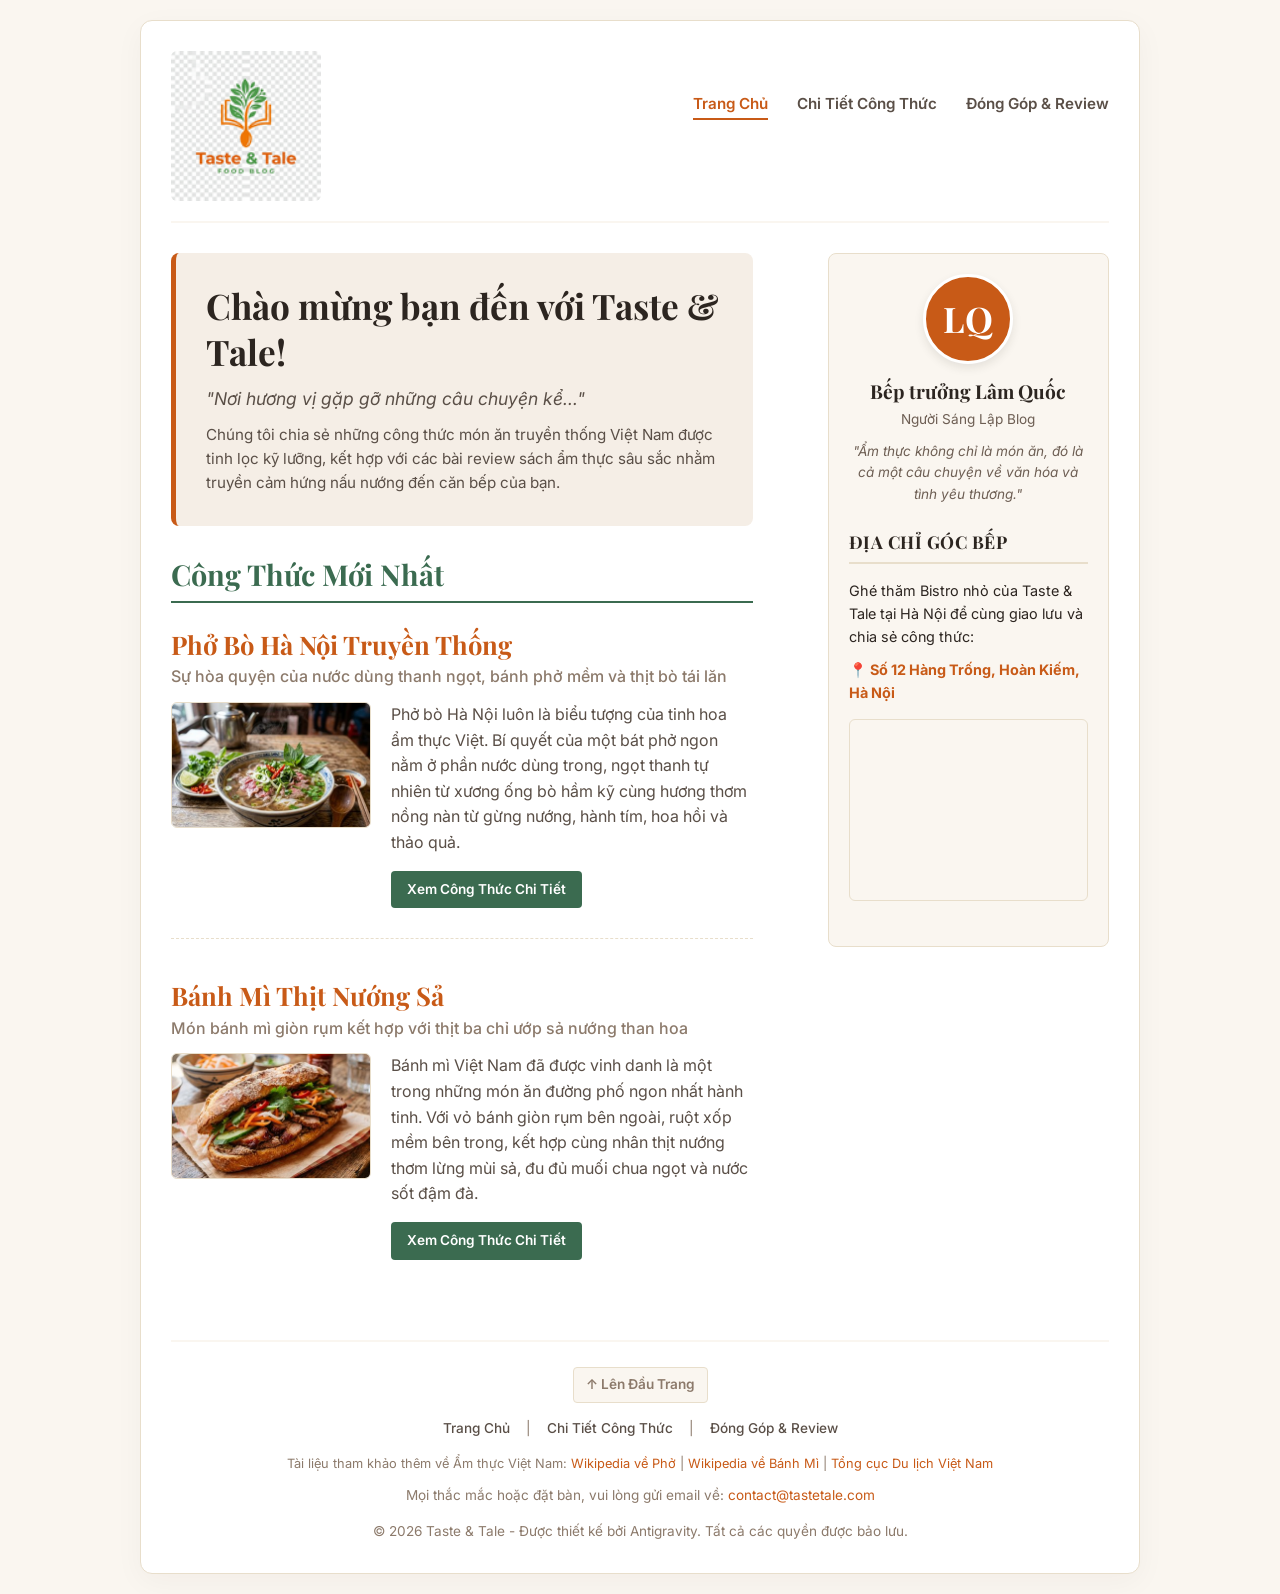
<file: index.html>
<!DOCTYPE html>
<html lang="vi">
<head>
    <meta charset="UTF-8">
    <meta name="viewport" content="width=device-width, initial-scale=1.0">
    <title>Taste & Tale - Góc Ẩm Thực và Đánh Giá Sách</title>
    <meta name="description" content="Khám phá các công thức nấu ăn đặc sắc và những đánh giá sách ẩm thực thú vị tại Taste & Tale - góc nhỏ dành cho những người yêu bếp.">
    <link rel="stylesheet" href="style.css">
    
    <!-- HTML5 shiv/shim để hỗ trợ các thẻ HTML5 cho trình duyệt Internet Explorer cũ (trước IE9) -->
    <!--[if lt IE 9]>
        <script src="https://cdnjs.cloudflare.com/ajax/libs/html5shiv/3.7.3/html5shiv.min.js"></script>
    <![endif]-->
</head>
<body id="top">

    <div class="container">
        
        <!-- HEADER LAYOUT -->
        <header class="clearfix">
            <div class="logo-container">
                <a href="index.html">
                    <img src="assets/logo.png" alt="Taste & Tale Logo">
                </a>
            </div>
            
            <!-- NAV LAYOUT -->
            <nav>
                <ul class="clearfix">
                    <li><a href="index.html" class="active">Trang Chủ</a></li>
                    <li><a href="recipe.html">Chi Tiết Công Thức</a></li>
                    <li><a href="submit.html">Đóng Góp & Review</a></li>
                </ul>
            </nav>
        </header>

        <!-- TWO-COLUMN BODY CONTENT -->
        <div class="main-wrapper clearfix">
            
            <!-- MAIN CONTENT AREA -->
            <main>
                
                <section class="welcome-hero">
                    <h1>Chào mừng bạn đến với Taste & Tale!</h1>
                    <p>"Nơi hương vị gặp gỡ những câu chuyện kể..."</p>
                    <p style="margin-top: 10px; font-size: 0.95rem; color: #5a4f47; font-style: normal;">
                        Chúng tôi chia sẻ những công thức món ăn truyền thống Việt Nam được tinh lọc kỹ lưỡng, kết hợp với các bài review sách ẩm thực sâu sắc nhằm truyền cảm hứng nấu nướng đến căn bếp của bạn.
                    </p>
                </section>

                <section class="latest-recipes">
                    <h2 style="font-size: 1.8rem; margin-bottom: 25px; border-bottom: 2px solid #3b6b50; padding-bottom: 8px; color: #3b6b50;">
                        Công Thức Mới Nhất
                    </h2>

                    <!-- RECIPE 1 -->
                    <article class="recipe-summary-card clearfix">
                        <!-- hgroup gom nhóm tiêu đề chính và phụ -->
                        <hgroup>
                            <h2><a href="recipe.html">Phở Bò Hà Nội Truyền Thống</a></h2>
                            <h3>Sự hòa quyện của nước dùng thanh ngọt, bánh phở mềm và thịt bò tái lăn</h3>
                        </hgroup>
                        
                        <div class="recipe-card-thumb">
                            <a href="recipe.html">
                                <img src="assets/recipe1.jpg" alt="Bát Phở Bò nóng hổi đậm đà">
                            </a>
                        </div>
                        
                        <div class="recipe-card-excerpt">
                            <p>
                                Phở bò Hà Nội luôn là biểu tượng của tinh hoa ẩm thực Việt. Bí quyết của một bát phở ngon nằm ở phần nước dùng trong, ngọt thanh tự nhiên từ xương ống bò hầm kỹ cùng hương thơm nồng nàn từ gừng nướng, hành tím, hoa hồi và thảo quả.
                            </p>
                            <a href="recipe.html" class="btn-readmore">Xem Công Thức Chi Tiết</a>
                        </div>
                    </article>

                    <!-- RECIPE 2 -->
                    <article class="recipe-summary-card clearfix">
                        <!-- hgroup gom nhóm tiêu đề chính và phụ -->
                        <hgroup>
                            <h2><a href="recipe.html">Bánh Mì Thịt Nướng Sả</a></h2>
                            <h3>Món bánh mì giòn rụm kết hợp với thịt ba chỉ ướp sả nướng than hoa</h3>
                        </hgroup>
                        
                        <div class="recipe-card-thumb">
                            <a href="recipe.html">
                                <img src="assets/recipe2.jpg" alt="Ổ bánh mì kẹp thịt nướng sả thơm lừng">
                            </a>
                        </div>
                        
                        <div class="recipe-card-excerpt">
                            <p>
                                Bánh mì Việt Nam đã được vinh danh là một trong những món ăn đường phố ngon nhất hành tinh. Với vỏ bánh giòn rụm bên ngoài, ruột xốp mềm bên trong, kết hợp cùng nhân thịt nướng thơm lừng mùi sả, đu đủ muối chua ngọt và nước sốt đậm đà.
                            </p>
                            <a href="recipe.html" class="btn-readmore">Xem Công Thức Chi Tiết</a>
                        </div>
                    </article>

                </section>
                
            </main>

            <!-- SIDEBAR LAYOUT -->
            <aside>
                <div class="author-profile">
                    <div class="author-avatar">LQ</div>
                    <h4>Bếp trưởng Lâm Quốc</h4>
                    <p>Người Sáng Lập Blog</p>
                    <p style="margin-top: 10px; font-style: italic; color: #6d5e53;">
                        "Ẩm thực không chỉ là món ăn, đó là cả một câu chuyện về văn hóa và tình yêu thương."
                    </p>
                </div>

                <div class="sidebar-section">
                    <h4>Địa Chỉ Góc Bếp</h4>
                    <p style="font-size: 0.9rem; margin-bottom: 10px;">
                        Ghé thăm Bistro nhỏ của Taste & Tale tại Hà Nội để cùng giao lưu và chia sẻ công thức:
                    </p>
                    <p style="font-size: 0.9rem; font-weight: bold; margin-bottom: 15px; color: #c85a17;">
                        📍 Số 12 Hàng Trống, Hoàn Kiếm, Hà Nội
                    </p>
                    
                    <!-- Bản đồ nhúng Google Maps bằng iframe -->
                    <div class="map-wrapper">
                        <iframe 
                            src="https://www.google.com/maps/embed?pb=!1m18!1m12!1m3!1d3723.863855881424!2d105.8449684153856!3d21.036127792835946!2m3!1f0!2f0!3f0!3m2!1i1024!2i768!4f13.1!3m3!1m2!1s0x3135abb158a61a5b%3A0xbc4e52541334d193!2zSOG7kyBIb8OgbiBLaeG6v20!5e0!3m2!1svi!2svn!4v1658000000000!5m2!1svi!2svn" 
                            allowfullscreen="" 
                            loading="lazy" 
                            referrerpolicy="no-referrer-when-downgrade">
                        </iframe>
                    </div>
                </div>
            </aside>
            
        </div>

        <!-- FOOTER LAYOUT -->
        <footer class="clearfix">
            <!-- Back to top feature -->
            <div class="back-to-top-wrapper">
                <a href="#top" class="back-to-top">↑ Lên Đầu Trang</a>
            </div>

            <!-- Footer navigation -->
            <div class="footer-nav">
                <a href="index.html">Trang Chủ</a> | 
                <a href="recipe.html">Chi Tiết Công Thức</a> | 
                <a href="submit.html">Đóng Góp & Review</a>
            </div>

            <!-- Absolute links (at least 3 external links opening in new tab) -->
            <p style="font-size: 0.8rem; margin-bottom: 10px;">
                Tài liệu tham khảo thêm về Ẩm thực Việt Nam: 
                <a href="https://vi.wikipedia.org/wiki/Ph%E1%BB%9F" target="_blank" rel="noopener noreferrer">Wikipedia về Phở</a> | 
                <a href="https://vi.wikipedia.org/wiki/B%C3%A1nh_m%C3%AC_Vi%E1%BB%87t_Nam" target="_blank" rel="noopener noreferrer">Wikipedia về Bánh Mì</a> | 
                <a href="https://www.vietnamtourism.gov.vn" target="_blank" rel="noopener noreferrer">Tổng cục Du lịch Việt Nam</a>
            </p>

            <!-- mailto: link -->
            <p style="font-size: 0.85rem; margin-bottom: 15px;">
                Mọi thắc mắc hoặc đặt bàn, vui lòng gửi email về: 
                <a href="mailto:contact@tastetale.com?subject=Lien%20he%20Taste%20Tale">contact@tastetale.com</a>
            </p>

            <p>&copy; 2026 Taste & Tale - Được thiết kế bởi Antigravity. Tất cả các quyền được bảo lưu.</p>
        </footer>

    </div>

</body>
</html>
</file>
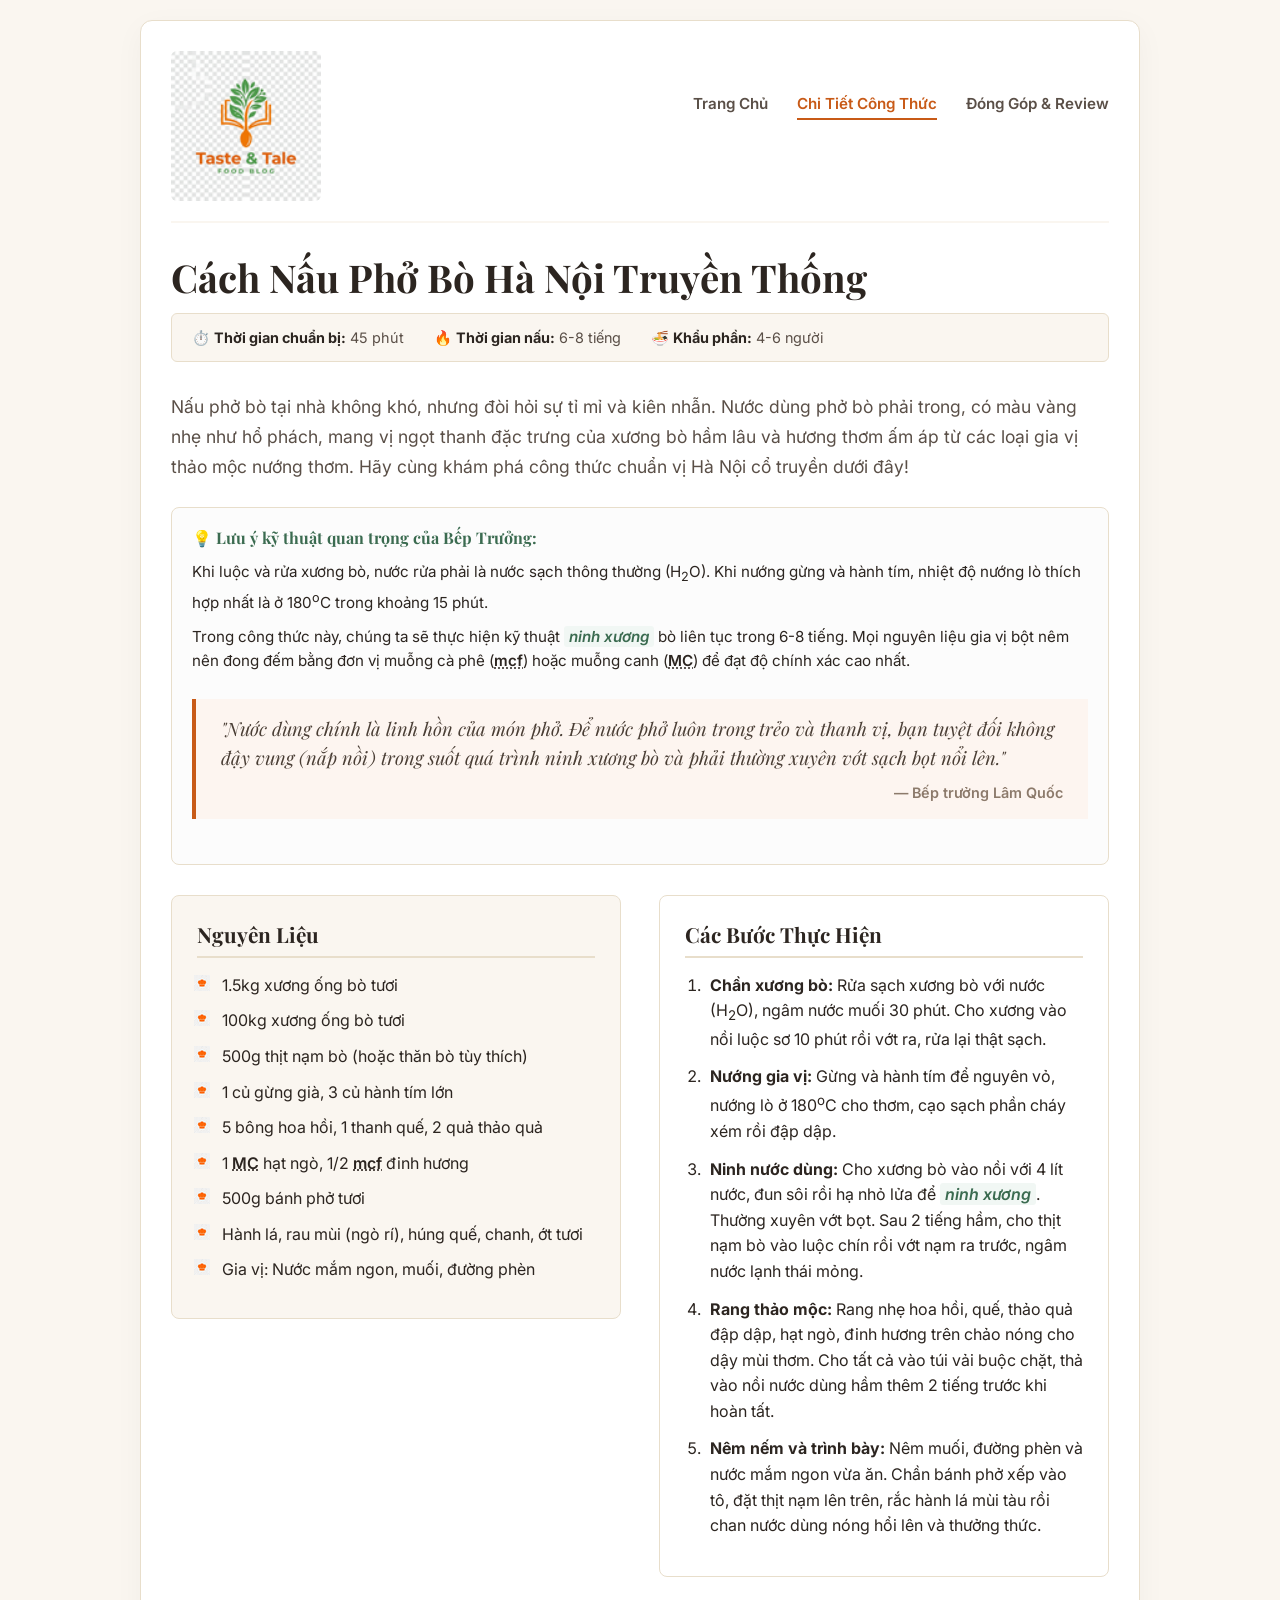
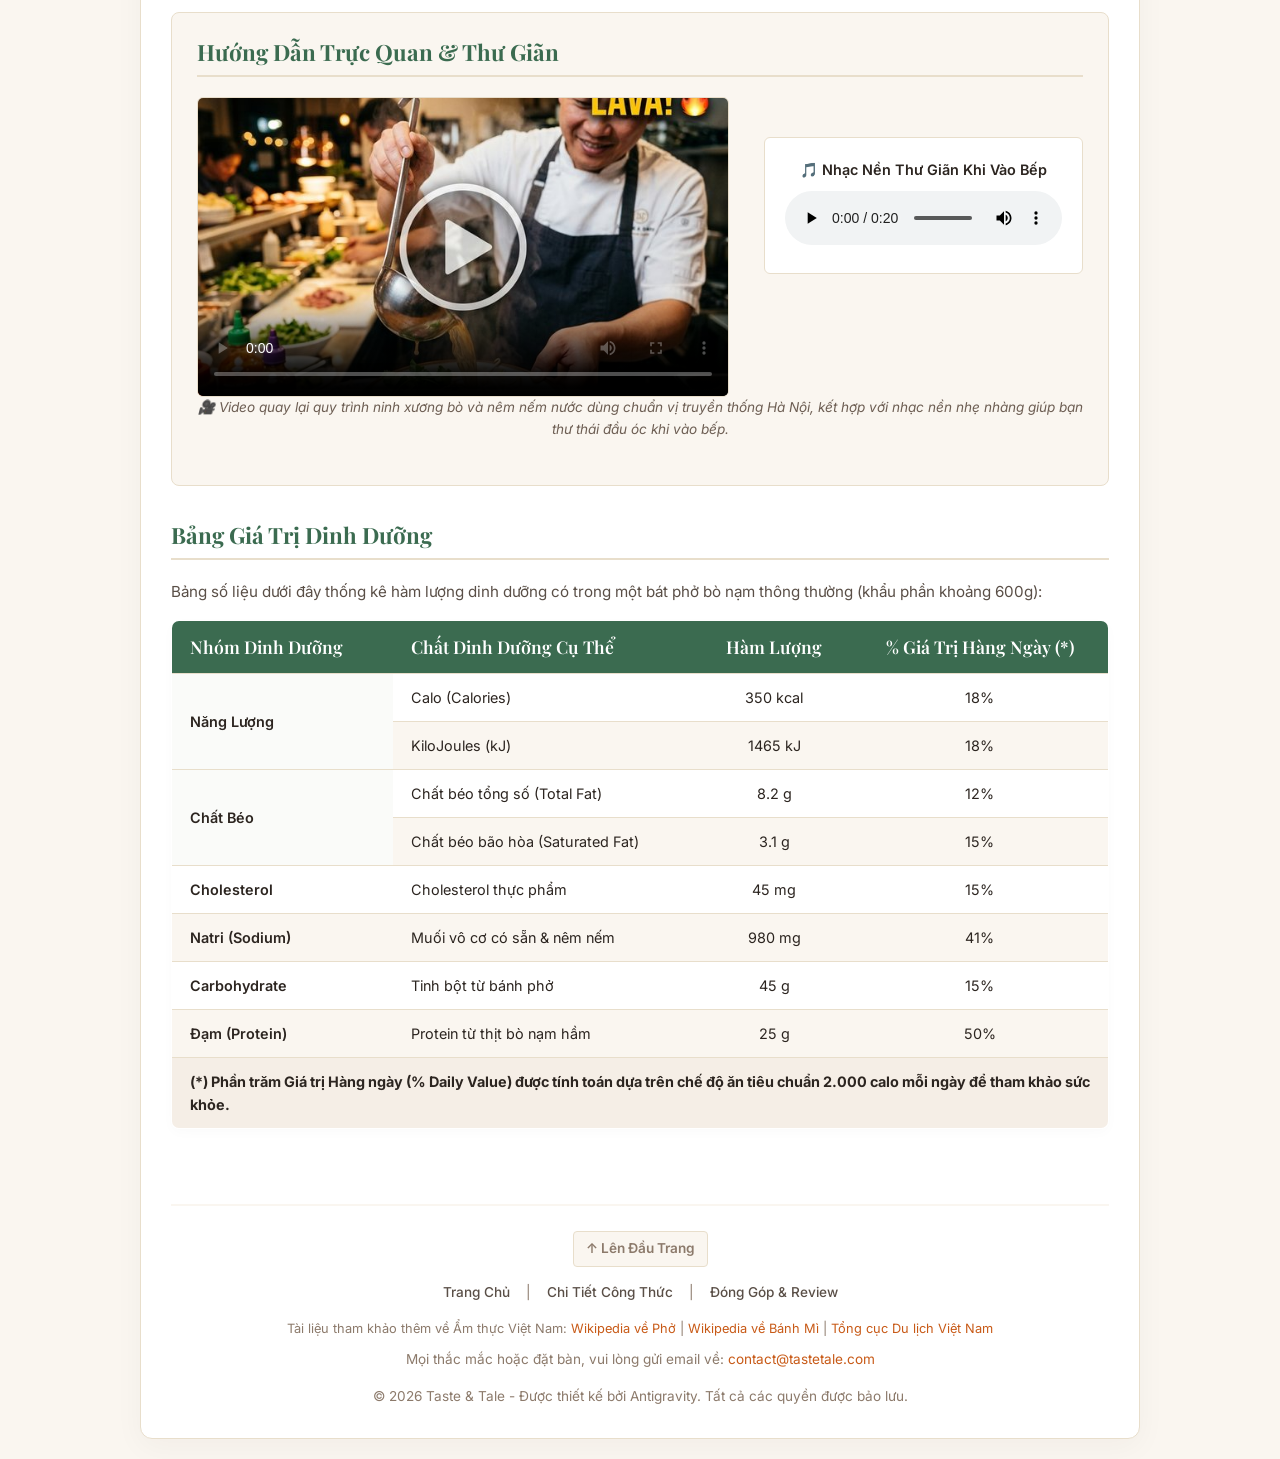
<file: recipe.html>
<!DOCTYPE html>
<html lang="vi">

<head>
    <meta charset="UTF-8">
    <meta name="viewport" content="width=device-width, initial-scale=1.0">
    <title>Công thức Phở Bò Hà Nội - Taste & Tale</title>
    <meta name="description"
        content="Hướng dẫn chi tiết cách nấu Phở Bò Hà Nội chuẩn vị truyền thống từ Bếp trưởng Lâm Quốc, kèm bảng dinh dưỡng và video hướng dẫn trực quan.">
    <link rel="stylesheet" href="style.css">

    <!-- HTML5 shiv/shim để hỗ trợ các thẻ HTML5 cho trình duyệt Internet Explorer cũ (trước IE9) -->
    <!--[if lt IE 9]>
        <script src="https://cdnjs.cloudflare.com/ajax/libs/html5shiv/3.7.3/html5shiv.min.js"></script>
    <![endif]-->
</head>

<body id="top">

    <div class="container">

        <!-- HEADER LAYOUT -->
        <header class="clearfix">
            <div class="logo-container">
                <a href="index.html">
                    <img src="assets/logo.png" alt="Taste & Tale Logo">
                </a>
            </div>

            <!-- NAV LAYOUT -->
            <nav>
                <ul class="clearfix">
                    <li><a href="index.html">Trang Chủ</a></li>
                    <li><a href="recipe.html" class="active">Chi Tiết Công Thức</a></li>
                    <li><a href="submit.html">Đóng Góp & Review</a></li>
                </ul>
            </nav>
        </header>

        <!-- MAIN RECIPE DETAIL CONTENT -->
        <div class="main-wrapper clearfix">

            <!-- main tag -->
            <main style="float: none; width: 100%; padding-right: 0;">

                <article class="recipe-detail">

                    <div class="recipe-hero-section">
                        <h1>Cách Nấu Phở Bò Hà Nội Truyền Thống</h1>

                        <div class="recipe-meta-bar clearfix">
                            <div class="recipe-meta-item">⏱️ <strong>Thời gian chuẩn bị:</strong> 45 phút</div>
                            <div class="recipe-meta-item">🔥 <strong>Thời gian nấu:</strong> 6-8 tiếng</div>
                            <div class="recipe-meta-item">🍜 <strong>Khẩu phần:</strong> 4-6 người</div>
                        </div>
                    </div>

                    <p style="font-size: 1.1rem; color: #5a4f47; margin-bottom: 25px; line-height: 1.7;">
                        Nấu phở bò tại nhà không khó, nhưng đòi hỏi sự tỉ mỉ và kiên nhẫn. Nước dùng phở bò phải trong,
                        có màu vàng nhẹ như hổ phách, mang vị ngọt thanh đặc trưng của xương bò hầm lâu và hương thơm ấm
                        áp từ các loại gia vị thảo mộc nướng thơm. Hãy cùng khám phá công thức chuẩn vị Hà Nội cổ truyền
                        dưới đây!
                    </p>

                    <!-- Text & Semantic markup showcase -->
                    <div
                        style="background-color: #fcfcfc; border: 1px solid #e8decb; padding: 20px; border-radius: 8px; margin-bottom: 30px;">
                        <h4 style="margin-bottom: 12px; color: #3b6b50;">💡 Lưu ý kỹ thuật quan trọng của Bếp Trưởng:
                        </h4>
                        <p style="font-size: 0.95rem; margin-bottom: 10px;">
                            Khi luộc và rửa xương bò, nước rửa phải là nước sạch thông thường (<span
                                class="formula">H<sub>2</sub>O</span>). Khi nướng gừng và hành tím, nhiệt độ nướng lò
                            thích hợp nhất là ở <span class="temperature">180<sup>o</sup>C</span> trong khoảng 15 phút.
                        </p>
                        <p style="font-size: 0.95rem;">
                            Trong công thức này, chúng ta sẽ thực hiện kỹ thuật <dfn
                                title="Hầm xương ở nhiệt độ thấp trong thời gian dài để lấy vị ngọt">ninh xương</dfn> bò
                            liên tục trong 6-8 tiếng. Mọi nguyên liệu gia vị bột nêm nên đong đếm bằng đơn vị muỗng cà
                            phê (<abbr title="Muỗng cà phê">mcf</abbr>) hoặc muỗng canh (<abbr
                                title="Muỗng canh">MC</abbr>) để đạt độ chính xác cao nhất.
                        </p>

                        <blockquote>
                            "Nước dùng chính là linh hồn của món phở. Để nước phở luôn trong trẻo và thanh vị, bạn tuyệt
                            đối không đậy vung (nắp nồi) trong suốt quá trình ninh xương bò và phải thường xuyên vớt
                            sạch bọt nổi lên."
                            <cite>— Bếp trưởng Lâm Quốc</cite>
                        </blockquote>
                    </div>

                    <!-- Ingredients and Steps section (Lists) -->
                    <div class="recipe-lists-wrapper clearfix">

                        <!-- Ingredients list (unordered list with custom list-style-image) -->
                        <div class="ingredients-box">
                            <h3>Nguyên Liệu</h3>
                            <ul>
                                <li>1.5kg xương ống bò tươi</li>
                                <li>100kg xương ống bò tươi</li>
                                <li>500g thịt nạm bò (hoặc thăn bò tùy thích)</li>
                                <li>1 củ gừng già, 3 củ hành tím lớn</li>
                                <li>5 bông hoa hồi, 1 thanh quế, 2 quả thảo quả</li>
                                <li>1 <abbr title="Muỗng canh">MC</abbr> hạt ngò, 1/2 <abbr
                                        title="Muỗng cà phê">mcf</abbr> đinh hương</li>
                                <li>500g bánh phở tươi</li>
                                <li>Hành lá, rau mùi (ngò rí), húng quế, chanh, ớt tươi</li>
                                <li>Gia vị: Nước mắm ngon, muối, đường phèn</li>
                            </ul>
                        </div>

                        <!-- Instructions list (ordered list) -->
                        <div class="instructions-box">
                            <h3>Các Bước Thực Hiện</h3>
                            <ol>
                                <li><strong>Chần xương bò:</strong> Rửa sạch xương bò với nước (<span
                                        class="formula">H<sub>2</sub>O</span>), ngâm nước muối 30 phút. Cho xương vào
                                    nồi luộc sơ 10 phút rồi vớt ra, rửa lại thật sạch.</li>
                                <li><strong>Nướng gia vị:</strong> Gừng và hành tím để nguyên vỏ, nướng lò ở <span
                                        class="temperature">180<sup>o</sup>C</span> cho thơm, cạo sạch phần cháy xém rồi
                                    đập dập.</li>
                                <li><strong>Ninh nước dùng:</strong> Cho xương bò vào nồi với 4 lít nước, đun sôi rồi hạ
                                    nhỏ lửa để <dfn title="Hầm xương bò liu riu">ninh xương</dfn>. Thường xuyên vớt bọt.
                                    Sau 2 tiếng hầm, cho thịt nạm bò vào luộc chín rồi vớt nạm ra trước, ngâm nước lạnh
                                    thái mỏng.</li>
                                <li><strong>Rang thảo mộc:</strong> Rang nhẹ hoa hồi, quế, thảo quả đập dập, hạt ngò,
                                    đinh hương trên chảo nóng cho dậy mùi thơm. Cho tất cả vào túi vải buộc chặt, thả
                                    vào nồi nước dùng hầm thêm 2 tiếng trước khi hoàn tất.</li>
                                <li><strong>Nêm nếm và trình bày:</strong> Nêm muối, đường phèn và nước mắm ngon vừa ăn.
                                    Chần bánh phở xếp vào tô, đặt thịt nạm lên trên, rắc hành lá mùi tàu rồi chan nước
                                    dùng nóng hổi lên và thưởng thức.</li>
                            </ol>
                        </div>
                    </div>

                    <!-- Media section (video + audio wrapped in figure/figcaption) -->
                    <section class="media-section">
                        <h3
                            style="font-size: 1.4rem; border-bottom: 2px solid #e8decb; padding-bottom: 8px; margin-bottom: 20px; color: #3b6b50;">
                            Hướng Dẫn Trực Quan & Thư Giãn
                        </h3>

                        <figure class="media-container clearfix">
                            <!-- HTML5 Video element with controls and poster -->
                            <div class="video-wrapper">
                                <video controls poster="assets/video-poster.jpg">
                                    <source src="assets/recipe-video.mp4" type="video/mp4">
                                    Trình duyệt của bạn không hỗ trợ thẻ video HTML5.
                                </video>
                            </div>

                            <!-- HTML5 Audio element with controls -->
                            <div class="audio-wrapper">
                                <p>🎵 Nhạc Nền Thư Giãn Khi Vào Bếp</p>
                                <audio controls loop>
                                    <source src="assets/background-music.mp3" type="audio/mpeg">
                                    Trình duyệt của bạn không hỗ trợ thẻ audio HTML5.
                                </audio>
                            </div>

                            <figcaption>
                                🎥 Video quay lại quy trình ninh xương bò và nêm nếm nước dùng chuẩn vị truyền thống Hà
                                Nội, kết hợp với nhạc nền nhẹ nhàng giúp bạn thư thái đầu óc khi vào bếp.
                            </figcaption>
                        </figure>
                    </section>

                    <!-- Nutrition Table section (thead, tbody, tfoot, colspan, rowspan) -->
                    <section class="nutrition-section">
                        <h3
                            style="font-size: 1.4rem; border-bottom: 2px solid #e8decb; padding-bottom: 8px; margin-bottom: 20px; color: #3b6b50;">
                            Bảng Giá Trị Dinh Dưỡng
                        </h3>
                        <p style="font-size: 0.95rem; color: #5a4f47; margin-bottom: 15px;">
                            Bảng số liệu dưới đây thống kê hàm lượng dinh dưỡng có trong một bát phở bò nạm thông thường
                            (khẩu phần khoảng 600g):
                        </p>

                        <table class="nutrition-table">
                            <thead>
                                <tr>
                                    <th>Nhóm Dinh Dưỡng</th>
                                    <th>Chất Dinh Dưỡng Cụ Thể</th>
                                    <th class="text-center">Hàm Lượng</th>
                                    <th class="text-center">% Giá Trị Hàng Ngày (*)</th>
                                </tr>
                            </thead>
                            <tbody>
                                <!-- Sử dụng rowspan để gộp nhóm năng lượng -->
                                <tr>
                                    <td rowspan="2"
                                        style="font-weight: 600; vertical-align: middle; background-color: #fafbf9;">
                                        Năng Lượng</td>
                                    <td>Calo (Calories)</td>
                                    <td class="text-center">350 kcal</td>
                                    <td class="text-center">18%</td>
                                </tr>
                                <tr>
                                    <td>KiloJoules (kJ)</td>
                                    <td class="text-center">1465 kJ</td>
                                    <td class="text-center">18%</td>
                                </tr>

                                <!-- Sử dụng rowspan để gộp nhóm chất béo -->
                                <tr>
                                    <td rowspan="2"
                                        style="font-weight: 600; vertical-align: middle; background-color: #fafbf9;">
                                        Chất Béo</td>
                                    <td>Chất béo tổng số (Total Fat)</td>
                                    <td class="text-center">8.2 g</td>
                                    <td class="text-center">12%</td>
                                </tr>
                                <tr>
                                    <td>Chất béo bão hòa (Saturated Fat)</td>
                                    <td class="text-center">3.1 g</td>
                                    <td class="text-center">15%</td>
                                </tr>

                                <tr>
                                    <td style="font-weight: 600;">Cholesterol</td>
                                    <td>Cholesterol thực phẩm</td>
                                    <td class="text-center">45 mg</td>
                                    <td class="text-center">15%</td>
                                </tr>
                                <tr>
                                    <td style="font-weight: 600;">Natri (Sodium)</td>
                                    <td>Muối vô cơ có sẵn & nêm nếm</td>
                                    <td class="text-center">980 mg</td>
                                    <td class="text-center">41%</td>
                                </tr>
                                <tr>
                                    <td style="font-weight: 600;">Carbohydrate</td>
                                    <td>Tinh bột từ bánh phở</td>
                                    <td class="text-center">45 g</td>
                                    <td class="text-center">15%</td>
                                </tr>
                                <tr>
                                    <td style="font-weight: 600;">Đạm (Protein)</td>
                                    <td>Protein từ thịt bò nạm hầm</td>
                                    <td class="text-center">25 g</td>
                                    <td class="text-center">50%</td>
                                </tr>
                            </tbody>
                            <tfoot>
                                <!-- Sử dụng colspan để gộp chân bảng thông báo -->
                                <tr>
                                    <td colspan="4">
                                        (*) Phần trăm Giá trị Hàng ngày (% Daily Value) được tính toán dựa trên chế độ
                                        ăn tiêu chuẩn 2.000 calo mỗi ngày để tham khảo sức khỏe.
                                    </td>
                                </tr>
                            </tfoot>
                        </table>
                    </section>

                </article>

            </main>

        </div>

        <!-- FOOTER LAYOUT -->
        <footer class="clearfix">
            <!-- Back to top feature -->
            <div class="back-to-top-wrapper">
                <a href="#top" class="back-to-top">↑ Lên Đầu Trang</a>
            </div>

            <!-- Footer navigation -->
            <div class="footer-nav">
                <a href="index.html">Trang Chủ</a> |
                <a href="recipe.html">Chi Tiết Công Thức</a> |
                <a href="submit.html">Đóng Góp & Review</a>
            </div>

            <!-- Absolute links (at least 3 external links opening in new tab) -->
            <p style="font-size: 0.8rem; margin-bottom: 10px;">
                Tài liệu tham khảo thêm về Ẩm thực Việt Nam:
                <a href="https://vi.wikipedia.org/wiki/Ph%E1%BB%9F" target="_blank" rel="noopener noreferrer">Wikipedia
                    về Phở</a> |
                <a href="https://vi.wikipedia.org/wiki/B%C3%A1nh_m%C3%AC_Vi%E1%BB%87t_Nam" target="_blank"
                    rel="noopener noreferrer">Wikipedia về Bánh Mì</a> |
                <a href="https://www.vietnamtourism.gov.vn" target="_blank" rel="noopener noreferrer">Tổng cục Du lịch
                    Việt Nam</a>
            </p>

            <!-- mailto: link -->
            <p style="font-size: 0.85rem; margin-bottom: 15px;">
                Mọi thắc mắc hoặc đặt bàn, vui lòng gửi email về:
                <a href="mailto:contact@tastetale.com?subject=Lien%20he%20Taste%20Tale">contact@tastetale.com</a>
            </p>

            <p>&copy; 2026 Taste & Tale - Được thiết kế bởi Antigravity. Tất cả các quyền được bảo lưu.</p>
        </footer>

    </div>

</body>

</html>
</file>
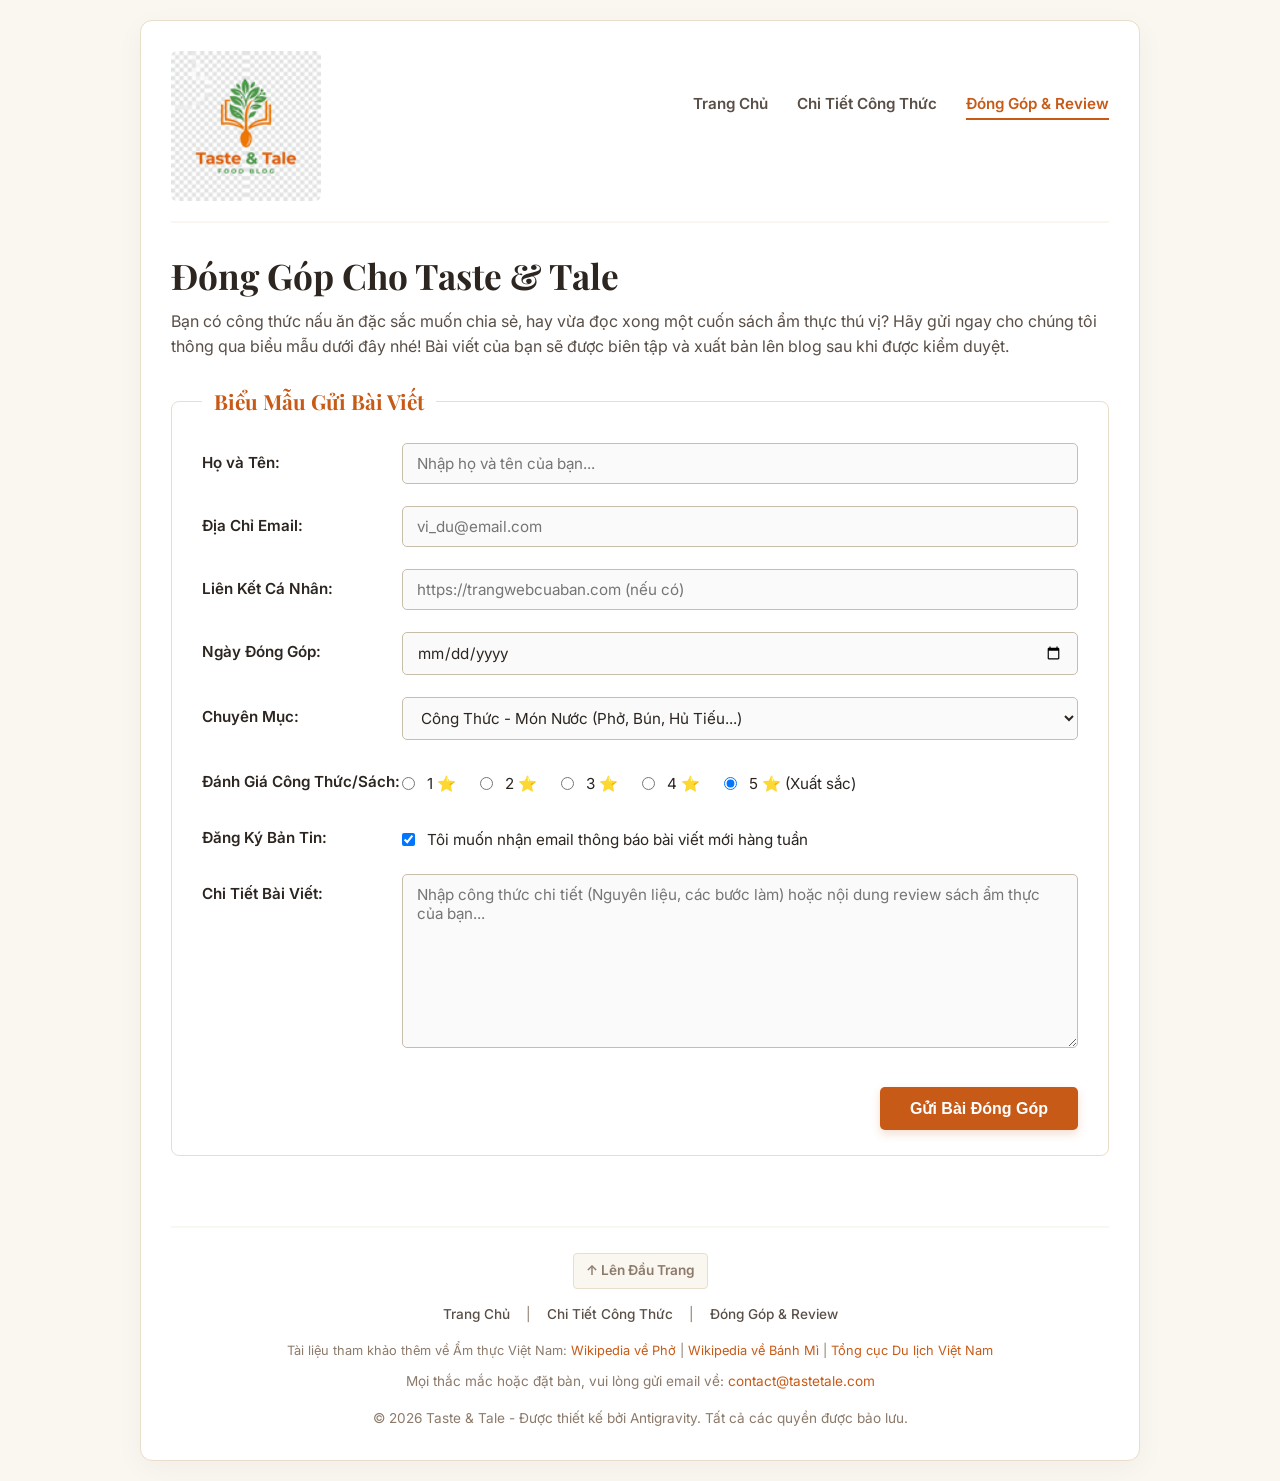
<file: submit.html>
<!DOCTYPE html>
<html lang="vi">
<head>
    <meta charset="UTF-8">
    <meta name="viewport" content="width=device-width, initial-scale=1.0">
    <title>Đóng Góp Công Thức & Review Sách - Taste & Tale</title>
    <meta name="description" content="Chia sẻ công thức nấu ăn gia truyền hoặc gửi đánh giá sách ẩm thực của bạn đến với cộng đồng người yêu bếp tại Taste & Tale.">
    <link rel="stylesheet" href="style.css">
    
    <!-- HTML5 shiv/shim để hỗ trợ các thẻ HTML5 cho trình duyệt Internet Explorer cũ (trước IE9) -->
    <!--[if lt IE 9]>
        <script src="https://cdnjs.cloudflare.com/ajax/libs/html5shiv/3.7.3/html5shiv.min.js"></script>
    <![endif]-->
</head>
<body id="top">

    <div class="container">
        
        <!-- HEADER LAYOUT -->
        <header class="clearfix">
            <div class="logo-container">
                <a href="index.html">
                    <img src="assets/logo.png" alt="Taste & Tale Logo">
                </a>
            </div>
            
            <!-- NAV LAYOUT -->
            <nav>
                <ul class="clearfix">
                    <li><a href="index.html">Trang Chủ</a></li>
                    <li><a href="recipe.html">Chi Tiết Công Thức</a></li>
                    <li><a href="submit.html" class="active">Đóng Góp & Review</a></li>
                </ul>
            </nav>
        </header>

        <!-- MAIN FORM CONTENT -->
        <div class="main-wrapper clearfix">
            
            <!-- main tag -->
            <main style="float: none; width: 100%; padding-right: 0;">
                
                <section class="form-intro">
                    <h1>Đóng Góp Cho Taste & Tale</h1>
                    <p>
                        Bạn có công thức nấu ăn đặc sắc muốn chia sẻ, hay vừa đọc xong một cuốn sách ẩm thực thú vị? Hãy gửi ngay cho chúng tôi thông qua biểu mẫu dưới đây nhé! Bài viết của bạn sẽ được biên tập và xuất bản lên blog sau khi được kiểm duyệt.
                    </p>
                </section>

                <!-- FORM SECTION -->
                <!-- action="https://httpbin.org/post" giúp demo việc POST dữ liệu lên server hoạt động 100% -->
                <form action="https://httpbin.org/post" method="POST">
                    
                    <fieldset>
                        <legend>Biểu Mẫu Gửi Bài Viết</legend>

                        <!-- Tên đóng góp (Text Input) -->
                        <div class="form-group clearfix">
                            <label for="fullname" class="field-label">Họ và Tên:</label>
                            <div class="input-wrapper">
                                <input type="text" id="fullname" name="fullname" placeholder="Nhập họ và tên của bạn..." required>
                            </div>
                        </div>

                        <!-- Email (HTML5 Email input with validation) -->
                        <div class="form-group clearfix">
                            <label for="email" class="field-label">Địa Chỉ Email:</label>
                            <div class="input-wrapper">
                                <input type="email" id="email" name="email" placeholder="vi_du@email.com" required>
                            </div>
                        </div>

                        <!-- Blog URL (HTML5 URL input with validation) -->
                        <div class="form-group clearfix">
                            <label for="website" class="field-label">Liên Kết Cá Nhân:</label>
                            <div class="input-wrapper">
                                <input type="url" id="website" name="website" placeholder="https://trangwebcuaban.com (nếu có)">
                            </div>
                        </div>

                        <!-- Date (HTML5 Date input with validation) -->
                        <div class="form-group clearfix">
                            <label for="post-date" class="field-label">Ngày Đóng Góp:</label>
                            <div class="input-wrapper">
                                <input type="date" id="post-date" name="post_date" required>
                            </div>
                        </div>

                        <!-- Select Option (Recipe / Book Review category) -->
                        <div class="form-group clearfix">
                            <label for="category" class="field-label">Chuyên Mục:</label>
                            <div class="input-wrapper">
                                <select id="category" name="category">
                                    <option value="recipe-soup">Công Thức - Món Nước (Phở, Bún, Hủ Tiếu...)</option>
                                    <option value="recipe-dry">Công Thức - Cơm / Bánh Mì / Món Khô</option>
                                    <option value="recipe-dessert">Công Thức - Món Tráng Miệng</option>
                                    <option value="book-review">Đánh Giá / Review Sách Ẩm Thực</option>
                                </select>
                            </div>
                        </div>

                        <!-- Radio Buttons (Rating stars - same name attribute) -->
                        <div class="form-group clearfix">
                            <label class="field-label">Đánh Giá Công Thức/Sách:</label>
                            <div class="input-wrapper">
                                <label class="choice-group">
                                    <input type="radio" name="rating" value="1">
                                    <span>1 ⭐</span>
                                </label>
                                <label class="choice-group">
                                    <input type="radio" name="rating" value="2">
                                    <span>2 ⭐</span>
                                </label>
                                <label class="choice-group">
                                    <input type="radio" name="rating" value="3">
                                    <span>3 ⭐</span>
                                </label>
                                <label class="choice-group">
                                    <input type="radio" name="rating" value="4">
                                    <span>4 ⭐</span>
                                </label>
                                <label class="choice-group">
                                    <input type="radio" name="rating" value="5" checked>
                                    <span>5 ⭐ (Xuất sắc)</span>
                                </label>
                            </div>
                        </div>

                        <!-- Checkbox (Newsletter subscription) -->
                        <div class="form-group clearfix">
                            <label class="field-label">Đăng Ký Bản Tin:</label>
                            <div class="input-wrapper">
                                <label class="choice-group">
                                    <input type="checkbox" name="newsletter" value="subscribe" checked>
                                    <span>Tôi muốn nhận email thông báo bài viết mới hàng tuần</span>
                                </label>
                            </div>
                        </div>

                        <!-- Textarea Content -->
                        <div class="form-group clearfix">
                            <label for="content" class="field-label">Chi Tiết Bài Viết:</label>
                            <div class="input-wrapper">
                                <textarea id="content" name="content" rows="8" placeholder="Nhập công thức chi tiết (Nguyên liệu, các bước làm) hoặc nội dung review sách ẩm thực của bạn..." required></textarea>
                            </div>
                        </div>

                        <!-- Submit Button -->
                        <div class="form-submit-container">
                            <button type="submit">Gửi Bài Đóng Góp</button>
                        </div>

                    </fieldset>
                    
                </form>
                
            </main>
            
        </div>

        <!-- FOOTER LAYOUT -->
        <footer class="clearfix">
            <!-- Back to top feature -->
            <div class="back-to-top-wrapper">
                <a href="#top" class="back-to-top">↑ Lên Đầu Trang</a>
            </div>

            <!-- Footer navigation -->
            <div class="footer-nav">
                <a href="index.html">Trang Chủ</a> | 
                <a href="recipe.html">Chi Tiết Công Thức</a> | 
                <a href="submit.html">Đóng Góp & Review</a>
            </div>

            <!-- Absolute links (at least 3 external links opening in new tab) -->
            <p style="font-size: 0.8rem; margin-bottom: 10px;">
                Tài liệu tham khảo thêm về Ẩm thực Việt Nam: 
                <a href="https://vi.wikipedia.org/wiki/Ph%E1%BB%9F" target="_blank" rel="noopener noreferrer">Wikipedia về Phở</a> | 
                <a href="https://vi.wikipedia.org/wiki/B%C3%A1nh_m%C3%AC_Vi%E1%BB%87t_Nam" target="_blank" rel="noopener noreferrer">Wikipedia về Bánh Mì</a> | 
                <a href="https://www.vietnamtourism.gov.vn" target="_blank" rel="noopener noreferrer">Tổng cục Du lịch Việt Nam</a>
            </p>

            <!-- mailto: link -->
            <p style="font-size: 0.85rem; margin-bottom: 15px;">
                Mọi thắc mắc hoặc đặt bàn, vui lòng gửi email về: 
                <a href="mailto:contact@tastetale.com?subject=Lien%20he%20Taste%20Tale">contact@tastetale.com</a>
            </p>

            <p>&copy; 2026 Taste & Tale - Được thiết kế bởi Antigravity. Tất cả các quyền được bảo lưu.</p>
        </footer>

    </div>

</body>
</html>
</file>
<file: style.css>
@import url('https://fonts.googleapis.com/css2?family=Inter:wght@400;500;600;700&family=Playfair+Display:ital,wght@0,600;0,700;1,400;1,600&display=swap');

/* ==========================================================================
   1. RESET & BASE STYLES
   ========================================================================== */
* {
    box-sizing: border-box;
    margin: 0;
    padding: 0;
}

body {
    font-family: 'Inter', 'Helvetica Neue', Arial, sans-serif;
    color: #2c2520;
    background-color: #faf6f0;
    line-height: 1.6;
    -webkit-font-smoothing: antialiased;
}

a {
    color: #c85a17;
    text-decoration: none;
    transition: color 0.2s ease, border-color 0.2s ease;
}

a:hover {
    color: #3b6b50;
}

h1, h2, h3, h4, h5, h6 {
    font-family: 'Playfair Display', Georgia, serif;
    color: #2c2520;
    font-weight: 700;
    line-height: 1.3;
}

img, video {
    max-width: 100%;
    height: auto;
    display: block;
    border-radius: 6px;
}

/* Clearfix utility for float layouts */
.clearfix::after {
    content: "";
    display: table;
    clear: both;
}

/* ==========================================================================
   2. SITE CONTAINER LAYOUT (Box Model: width, max-width, min-width, margin)
   ========================================================================== */
.container {
    width: 95%;
    max-width: 1000px;
    min-width: 320px;
    margin: 20px auto;
    background-color: #ffffff;
    border: 1px solid #e8decb;
    border-radius: 12px;
    box-shadow: 0 8px 30px rgba(44, 37, 32, 0.04);
    padding: 30px;
    overflow: hidden;
}

/* ==========================================================================
   3. HEADER & NAVIGATION (display: inline / float layout)
   ========================================================================== */
header {
    border-bottom: 2px solid #faf6f0;
    padding-bottom: 20px;
    margin-bottom: 30px;
}

.logo-container {
    float: left;
    width: 150px;
}

.logo-container img {
    width: 100%;
    height: auto;
    display: block;
}

header nav {
    float: right;
    margin-top: 40px; /* Vertically align navigation with logo center */
}

header nav ul {
    list-style: none;
}

header nav ul li {
    display: inline-block;
    margin-left: 25px;
}

header nav ul li a {
    font-weight: 600;
    font-size: 0.95rem;
    color: #5a4f47;
    padding-bottom: 5px;
    border-bottom: 2px solid transparent;
}

header nav ul li a:hover,
header nav ul li a.active {
    color: #c85a17;
    border-bottom-color: #c85a17;
}

/* ==========================================================================
   4. TWO-COLUMN MAIN CONTENT & SIDEBAR LAYOUT
   ========================================================================== */
.main-wrapper {
    margin-bottom: 30px;
}

main {
    float: left;
    width: 66%;
    padding-right: 4%;
}

aside {
    float: right;
    width: 30%;
    background-color: #faf6f0;
    border: 1px solid #e8decb;
    border-radius: 8px;
    padding: 20px;
}

/* ==========================================================================
   5. HOME PAGE STYLES (Trang Chủ)
   ========================================================================== */
.welcome-hero {
    background-color: #f5eee6;
    border-radius: 8px;
    padding: 30px;
    margin-bottom: 30px;
    border-left: 5px solid #c85a17;
}

.welcome-hero h1 {
    font-size: 2.2rem;
    margin-bottom: 10px;
    color: #2c2520;
}

.welcome-hero p {
    font-size: 1.1rem;
    color: #5a4f47;
    font-style: italic;
}

/* Recipe grid/cards */
.recipe-summary-card {
    margin-bottom: 40px;
    border-bottom: 1px dashed #e8decb;
    padding-bottom: 30px;
}

.recipe-summary-card:last-child {
    border-bottom: none;
    padding-bottom: 0;
}

.recipe-summary-card hgroup {
    margin-bottom: 15px;
}

.recipe-summary-card hgroup h2 {
    font-size: 1.6rem;
    color: #2c2520;
    margin-bottom: 5px;
}

.recipe-summary-card hgroup h3 {
    font-size: 1rem;
    color: #8c7a6b;
    font-family: 'Inter', sans-serif;
    font-weight: 500;
}

.recipe-card-thumb {
    float: left;
    width: 200px;
    margin-right: 20px;
}

.recipe-card-thumb img {
    border-radius: 6px;
    border: 1px solid #e8decb;
}

.recipe-card-excerpt {
    float: left;
    width: calc(100% - 220px);
}

.recipe-card-excerpt p {
    margin-bottom: 15px;
    color: #5a4f47;
}

.btn-readmore {
    display: inline-block;
    background-color: #3b6b50;
    color: #ffffff;
    padding: 8px 16px;
    font-size: 0.85rem;
    font-weight: 600;
    border-radius: 4px;
    transition: background-color 0.2s ease;
}

.btn-readmore:hover {
    background-color: #2e543e;
    color: #ffffff;
}

/* Sidebar elements */
.author-profile {
    text-align: center;
    margin-bottom: 25px;
}

.author-avatar {
    width: 90px;
    height: 90px;
    border-radius: 50%;
    margin: 0 auto 15px;
    border: 3px solid #ffffff;
    box-shadow: 0 4px 10px rgba(44, 37, 32, 0.1);
    background-color: #c85a17;
    color: #ffffff;
    font-family: 'Playfair Display', serif;
    font-size: 2.2rem;
    line-height: 84px;
    font-weight: bold;
}

.author-profile h4 {
    margin-bottom: 5px;
    font-size: 1.2rem;
}

.author-profile p {
    font-size: 0.85rem;
    color: #6d5e53;
}

.sidebar-section {
    margin-bottom: 25px;
}

.sidebar-section h4 {
    border-bottom: 2px solid #e8decb;
    padding-bottom: 8px;
    margin-bottom: 15px;
    font-size: 1.1rem;
    letter-spacing: 0.5px;
    text-transform: uppercase;
}

.map-wrapper {
    position: relative;
    padding-bottom: 75%; /* 4:3 Aspect Ratio */
    height: 0;
    overflow: hidden;
    border-radius: 6px;
    border: 1px solid #e8decb;
}

.map-wrapper iframe {
    position: absolute;
    top: 0;
    left: 0;
    width: 100%;
    height: 100%;
    border: 0;
}

/* ==========================================================================
   6. RECIPE DETAIL PAGE STYLES (recipe.html)
   ========================================================================== */
.recipe-hero-section {
    position: relative;
    margin-bottom: 30px;
}

.recipe-hero-section h1 {
    font-size: 2.4rem;
    margin-bottom: 10px;
}

.recipe-meta-bar {
    background-color: #faf6f0;
    border: 1px solid #e8decb;
    border-radius: 6px;
    padding: 12px 20px;
    margin-bottom: 25px;
    font-size: 0.9rem;
    color: #5a4f47;
}

.recipe-meta-item {
    float: left;
    margin-right: 30px;
}

.recipe-meta-item strong {
    color: #2c2520;
}

/* Definition tags (<dfn>, <abbr>, blockquote) */
dfn {
    font-style: italic;
    font-weight: 600;
    color: #3b6b50;
    background-color: #f1f7f4;
    padding: 1px 5px;
    border-radius: 3px;
}

abbr {
    text-decoration: underline dotted;
    cursor: help;
    font-weight: 600;
}

blockquote {
    background-color: #fdf5f0;
    border-left: 4px solid #c85a17;
    margin: 25px 0;
    padding: 15px 25px;
    font-family: 'Playfair Display', Georgia, serif;
    font-size: 1.15rem;
    font-style: italic;
    color: #4a3e35;
}

blockquote cite {
    display: block;
    font-size: 0.9rem;
    font-family: 'Inter', sans-serif;
    font-style: normal;
    font-weight: 600;
    color: #8c7a6b;
    margin-top: 8px;
    text-align: right;
}

/* Lists styling with custom bullets */
.recipe-lists-wrapper {
    margin-bottom: 35px;
}

.ingredients-box {
    float: left;
    width: 48%;
    background-color: #faf6f0;
    border: 1px solid #e8decb;
    border-radius: 8px;
    padding: 25px;
}

.instructions-box {
    float: right;
    width: 48%;
    background-color: #ffffff;
    border: 1px solid #e8decb;
    border-radius: 8px;
    padding: 25px;
}

.recipe-lists-wrapper h3 {
    font-size: 1.3rem;
    margin-bottom: 15px;
    border-bottom: 2px solid #e8decb;
    padding-bottom: 8px;
}

.ingredients-box ul {
    list-style-image: url('assets/custom-bullet.png');
    padding-left: 20px;
}

.ingredients-box ul li {
    margin-bottom: 10px;
    padding-left: 5px;
}

.instructions-box ol {
    padding-left: 20px;
}

.instructions-box ol li {
    margin-bottom: 12px;
    padding-left: 5px;
}

/* Media styling (<figure>, <figcaption>) */
.media-section {
    margin: 35px 0;
    background-color: #faf6f0;
    border: 1px solid #e8decb;
    border-radius: 8px;
    padding: 25px;
}

.media-section h3 {
    margin-bottom: 15px;
}

.media-container {
    margin-bottom: 20px;
}

.video-wrapper {
    float: left;
    width: 60%;
}

.video-wrapper video {
    width: 100%;
    border: 1px solid #e8decb;
}

.audio-wrapper {
    float: right;
    width: 36%;
    padding: 20px;
    background-color: #ffffff;
    border: 1px solid #e8decb;
    border-radius: 6px;
    text-align: center;
    margin-top: 40px; /* align with video center */
}

.audio-wrapper p {
    font-weight: 600;
    margin-bottom: 10px;
    font-size: 0.9rem;
}

.audio-wrapper audio {
    width: 100%;
}

figure figcaption {
    font-size: 0.85rem;
    color: #6d5e53;
    font-style: italic;
    text-align: center;
    margin-top: 10px;
    clear: both;
}

/* Nutrition Table styling (colspan, rowspan, zebra-striping) */
.nutrition-section {
    margin: 35px 0;
}

.nutrition-section h3 {
    margin-bottom: 15px;
}

table.nutrition-table {
    width: 100%;
    border-collapse: collapse;
    border: 1px solid #e8decb;
    border-radius: 8px;
    overflow: hidden;
    box-shadow: 0 4px 12px rgba(44, 37, 32, 0.02);
}

table.nutrition-table th, 
table.nutrition-table td {
    padding: 12px 18px;
    text-align: left;
    border-bottom: 1px solid #e8decb;
    font-size: 0.9rem;
}

table.nutrition-table thead tr {
    background-color: #3b6b50;
    color: #ffffff;
}

table.nutrition-table thead th {
    font-family: 'Playfair Display', serif;
    font-size: 1.1rem;
    font-weight: 600;
}

table.nutrition-table tbody tr:nth-child(even) {
    background-color: #faf6f0;
}

table.nutrition-table tbody tr:hover {
    background-color: #f5eee6;
}

table.nutrition-table tfoot tr {
    background-color: #f5eee6;
    font-weight: 700;
}

table.nutrition-table td.text-center,
table.nutrition-table th.text-center {
    text-align: center;
}

/* ==========================================================================
   7. FORM PAGES (submit.html - fieldset, alignment using float/width, interactive)
   ========================================================================== */
.form-intro {
    margin-bottom: 25px;
}

.form-intro h1 {
    font-size: 2.2rem;
    margin-bottom: 10px;
}

.form-intro p {
    color: #5a4f47;
}

fieldset {
    border: 1px solid #e8decb;
    border-radius: 8px;
    padding: 25px 30px;
    margin-bottom: 30px;
    background-color: #ffffff;
}

legend {
    font-family: 'Playfair Display', Georgia, serif;
    font-size: 1.3rem;
    font-weight: 700;
    color: #c85a17;
    padding: 0 12px;
}

.form-group {
    margin-bottom: 22px;
    clear: both;
}

/* CSS Form Label and Input Alignment using Float & Fixed Width */
.form-group label.field-label {
    display: block;
    width: 200px;
    float: left;
    font-weight: 600;
    color: #2c2520;
    padding-top: 8px;
    font-size: 0.95rem;
}

.form-group .input-wrapper {
    float: left;
    width: calc(100% - 200px);
}

.form-group input[type="text"],
.form-group input[type="email"],
.form-group input[type="url"],
.form-group input[type="date"],
.form-group select,
.form-group textarea {
    width: 100%;
    padding: 10px 14px;
    border: 1px solid #c8bda9;
    border-radius: 5px;
    background-color: #fafafa;
    font-family: 'Inter', sans-serif;
    font-size: 0.95rem;
    color: #2c2520;
    outline: none;
    transition: border-color 0.25s ease, background-color 0.25s ease, box-shadow 0.25s ease;
}

/* CSS Form Focus & Hover States */
.form-group input[type="text"]:hover,
.form-group input[type="email"]:hover,
.form-group input[type="url"]:hover,
.form-group input[type="date"]:hover,
.form-group select:hover,
.form-group textarea:hover {
    border-color: #c85a17;
    background-color: #ffffff;
}

.form-group input[type="text"]:focus,
.form-group input[type="email"]:focus,
.form-group input[type="url"]:focus,
.form-group input[type="date"]:focus,
.form-group select:focus,
.form-group textarea:focus {
    border-color: #c85a17;
    background-color: #ffffff;
    box-shadow: 0 0 0 3px rgba(200, 90, 23, 0.15);
}

/* Radio & Checkbox Styling */
.choice-group {
    display: inline-block;
    margin-right: 20px;
    padding-top: 8px;
    cursor: pointer;
}

.choice-group input {
    margin-right: 8px;
    vertical-align: middle;
}

.choice-group span {
    font-size: 0.95rem;
    vertical-align: middle;
}

.form-submit-container {
    padding-top: 10px;
    text-align: right;
    clear: both;
}

button[type="submit"] {
    background-color: #c85a17;
    color: #ffffff;
    border: none;
    padding: 12px 30px;
    font-size: 1rem;
    font-weight: 600;
    border-radius: 5px;
    cursor: pointer;
    box-shadow: 0 4px 10px rgba(200, 90, 23, 0.2);
    transition: background-color 0.2s ease, transform 0.1s ease;
}

button[type="submit"]:hover {
    background-color: #a7480f;
}

button[type="submit"]:active {
    transform: scale(0.98);
}

/* ==========================================================================
   8. FOOTER & BACK TO TOP BUTTON
   ========================================================================== */
footer {
    border-top: 2px solid #faf6f0;
    padding-top: 25px;
    margin-top: 40px;
    text-align: center;
    color: #8c7a6b;
    font-size: 0.85rem;
    clear: both;
}

.footer-nav {
    margin-bottom: 15px;
}

.footer-nav a {
    color: #5a4f47;
    margin: 0 12px;
    font-weight: 500;
}

.footer-nav a:hover {
    color: #c85a17;
}

.back-to-top-wrapper {
    margin-bottom: 15px;
}

.back-to-top {
    display: inline-block;
    font-size: 0.85rem;
    font-weight: 600;
    color: #8c7a6b;
    background-color: #faf6f0;
    border: 1px solid #e8decb;
    padding: 6px 12px;
    border-radius: 4px;
    transition: all 0.2s ease;
}

.back-to-top:hover {
    color: #c85a17;
    background-color: #f5eee6;
    border-color: #c85a17;
}

/* ==========================================================================
   9. RESPONSIVE MEDIA QUERIES (Mobile-friendly layout adjustments)
   ========================================================================== */
@media screen and (max-width: 768px) {
    .container {
        padding: 15px;
        margin: 10px auto;
    }

    header {
        text-align: center;
    }

    .logo-container {
        float: none;
        margin: 0 auto 15px;
    }

    header nav {
        float: none;
        margin-top: 15px;
    }

    header nav ul li {
        margin: 0 10px;
    }

    main {
        float: none;
        width: 100%;
        padding-right: 0;
        margin-bottom: 30px;
    }

    aside {
        float: none;
        width: 100%;
    }

    .recipe-card-thumb {
        float: none;
        width: 100%;
        margin-right: 0;
        margin-bottom: 15px;
    }

    .recipe-card-thumb img {
        width: 100%;
        max-width: 100%;
    }

    .recipe-card-excerpt {
        float: none;
        width: 100%;
    }

    .ingredients-box, 
    .instructions-box {
        float: none;
        width: 100%;
        margin-bottom: 25px;
    }

    .video-wrapper,
    .audio-wrapper {
        float: none;
        width: 100%;
        margin-top: 0;
        margin-bottom: 20px;
    }

    .form-group label.field-label {
        float: none;
        width: 100%;
        margin-bottom: 8px;
    }

    .form-group .input-wrapper {
        float: none;
        width: 100%;
    }
}
</file>
